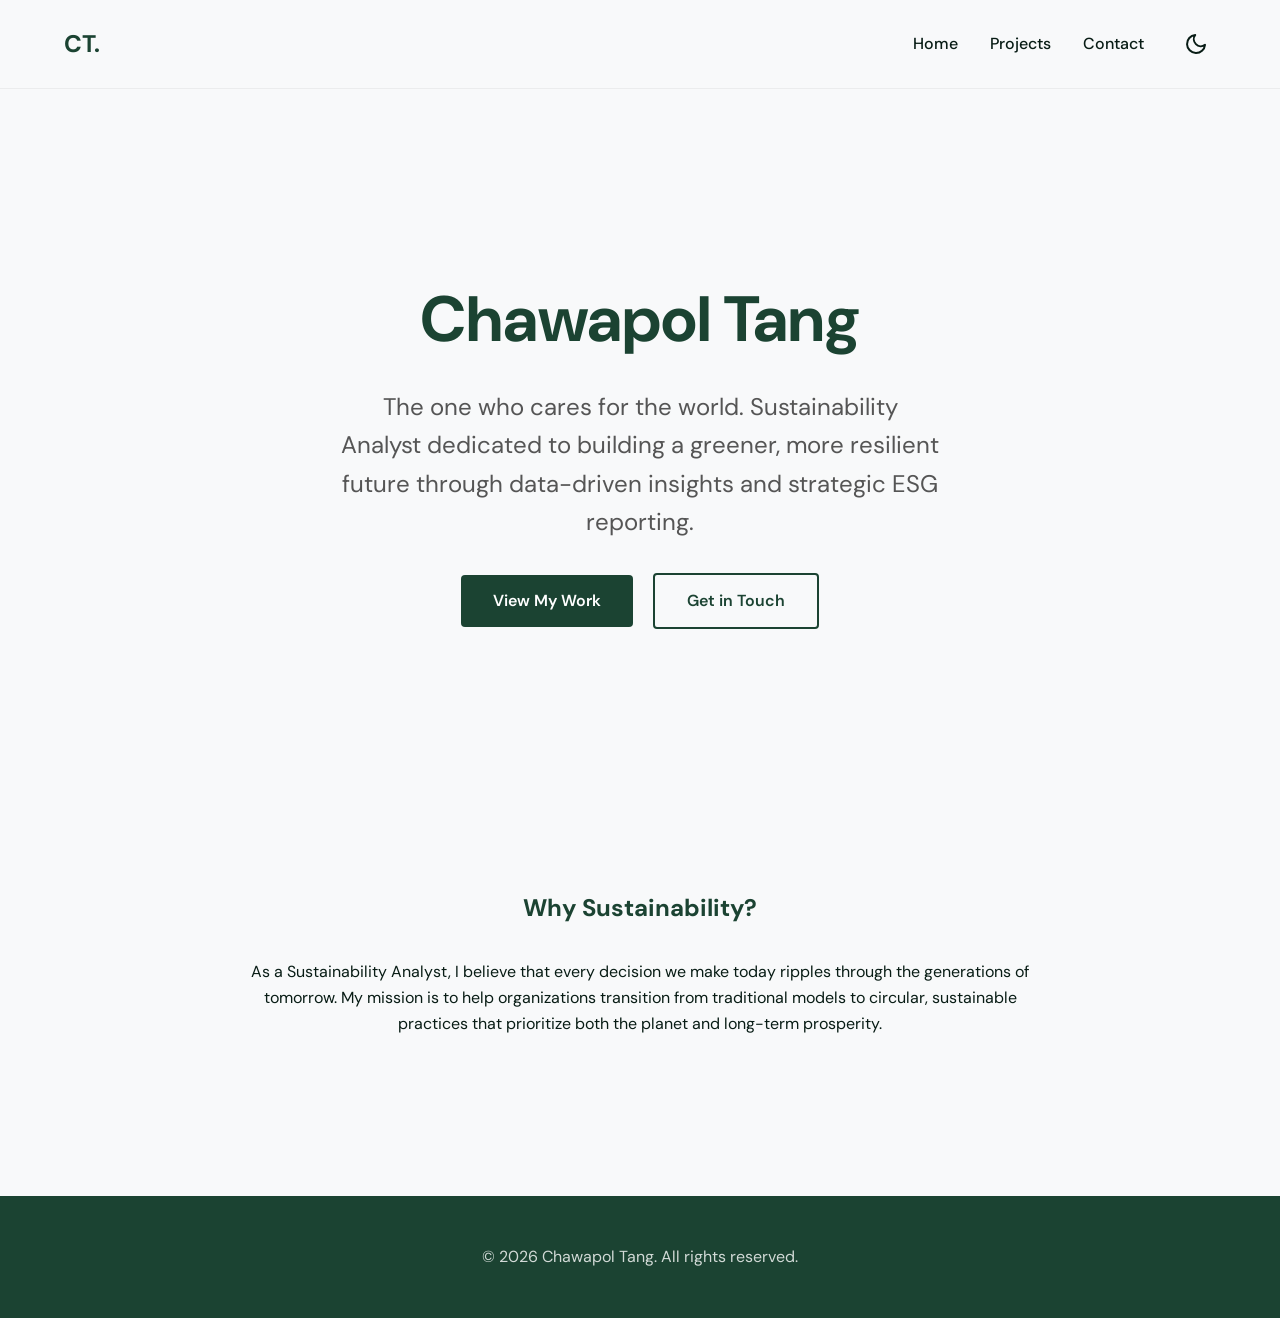
<file: index.html>
<!DOCTYPE html>
<html lang="en">
<head>
    <meta charset="UTF-8">
    <meta name="viewport" content="width=device-width, initial-scale=1.0">
    <title>Chawapol Tang | Sustainability Analyst</title>
    <link rel="stylesheet" href="css/style.css">
</head>
<body>
    <nav>
        <a href="index.html" class="logo">CT.</a>
        <div class="nav-right">
            <ul class="nav-links">
                <li><a href="index.html">Home</a></li>
                <li><a href="projects.html">Projects</a></li>
                <li><a href="contact.html">Contact</a></li>
            </ul>
            <button class="theme-toggle-btn" id="theme-toggle" aria-label="Toggle dark mode">
                <svg class="sun-icon" xmlns="http://www.w3.org/2000/svg" width="24" height="24" viewBox="0 0 24 24" fill="none" stroke="currentColor" stroke-width="2" stroke-linecap="round" stroke-linejoin="round"><circle cx="12" cy="12" r="5"></circle><line x1="12" y1="1" x2="12" y2="3"></line><line x1="12" y1="21" x2="12" y2="23"></line><line x1="4.22" y1="4.22" x2="5.64" y2="5.64"></line><line x1="18.36" y1="18.36" x2="19.78" y2="19.78"></line><line x1="1" y1="12" x2="3" y2="12"></line><line x1="21" y1="12" x2="23" y2="12"></line><line x1="4.22" y1="19.78" x2="5.64" y2="18.36"></line><line x1="18.36" y1="5.64" x2="19.78" y2="4.22"></line></svg>
                <svg class="moon-icon" xmlns="http://www.w3.org/2000/svg" width="24" height="24" viewBox="0 0 24 24" fill="none" stroke="currentColor" stroke-width="2" stroke-linecap="round" stroke-linejoin="round"><path d="M21 12.79A9 9 0 1 1 11.21 3 7 7 0 0 0 21 12.79z"></path></svg>
            </button>
        </div>
    </nav>

    <main class="container">
        <section class="hero">
            <h1>Chawapol Tang</h1>
            <p>The one who cares for the world. Sustainability Analyst dedicated to building a greener, more resilient future through data-driven insights and strategic ESG reporting.</p>
            <div class="hero-btns">
                <a href="projects.html" class="btn">View My Work</a>
                <a href="contact.html" class="btn" style="background: transparent; color: var(--primary-green); border: 2px solid var(--primary-green); margin-left: 1rem;">Get in Touch</a>
            </div>
        </section>

        <section class="about">
            <h2 style="color: var(--primary-green); text-align: center; margin-bottom: 2rem;">Why Sustainability?</h2>
            <p style="text-align: center; max-width: 800px; margin: 0 auto;">
                As a Sustainability Analyst, I believe that every decision we make today ripples through the generations of tomorrow. My mission is to help organizations transition from traditional models to circular, sustainable practices that prioritize both the planet and long-term prosperity.
            </p>
        </section>
    </main>

    <footer>
        <p>&copy; 2026 Chawapol Tang. All rights reserved.</p>
    </footer>

    <script src="js/main.js"></script>
</body>
</html>
</file>
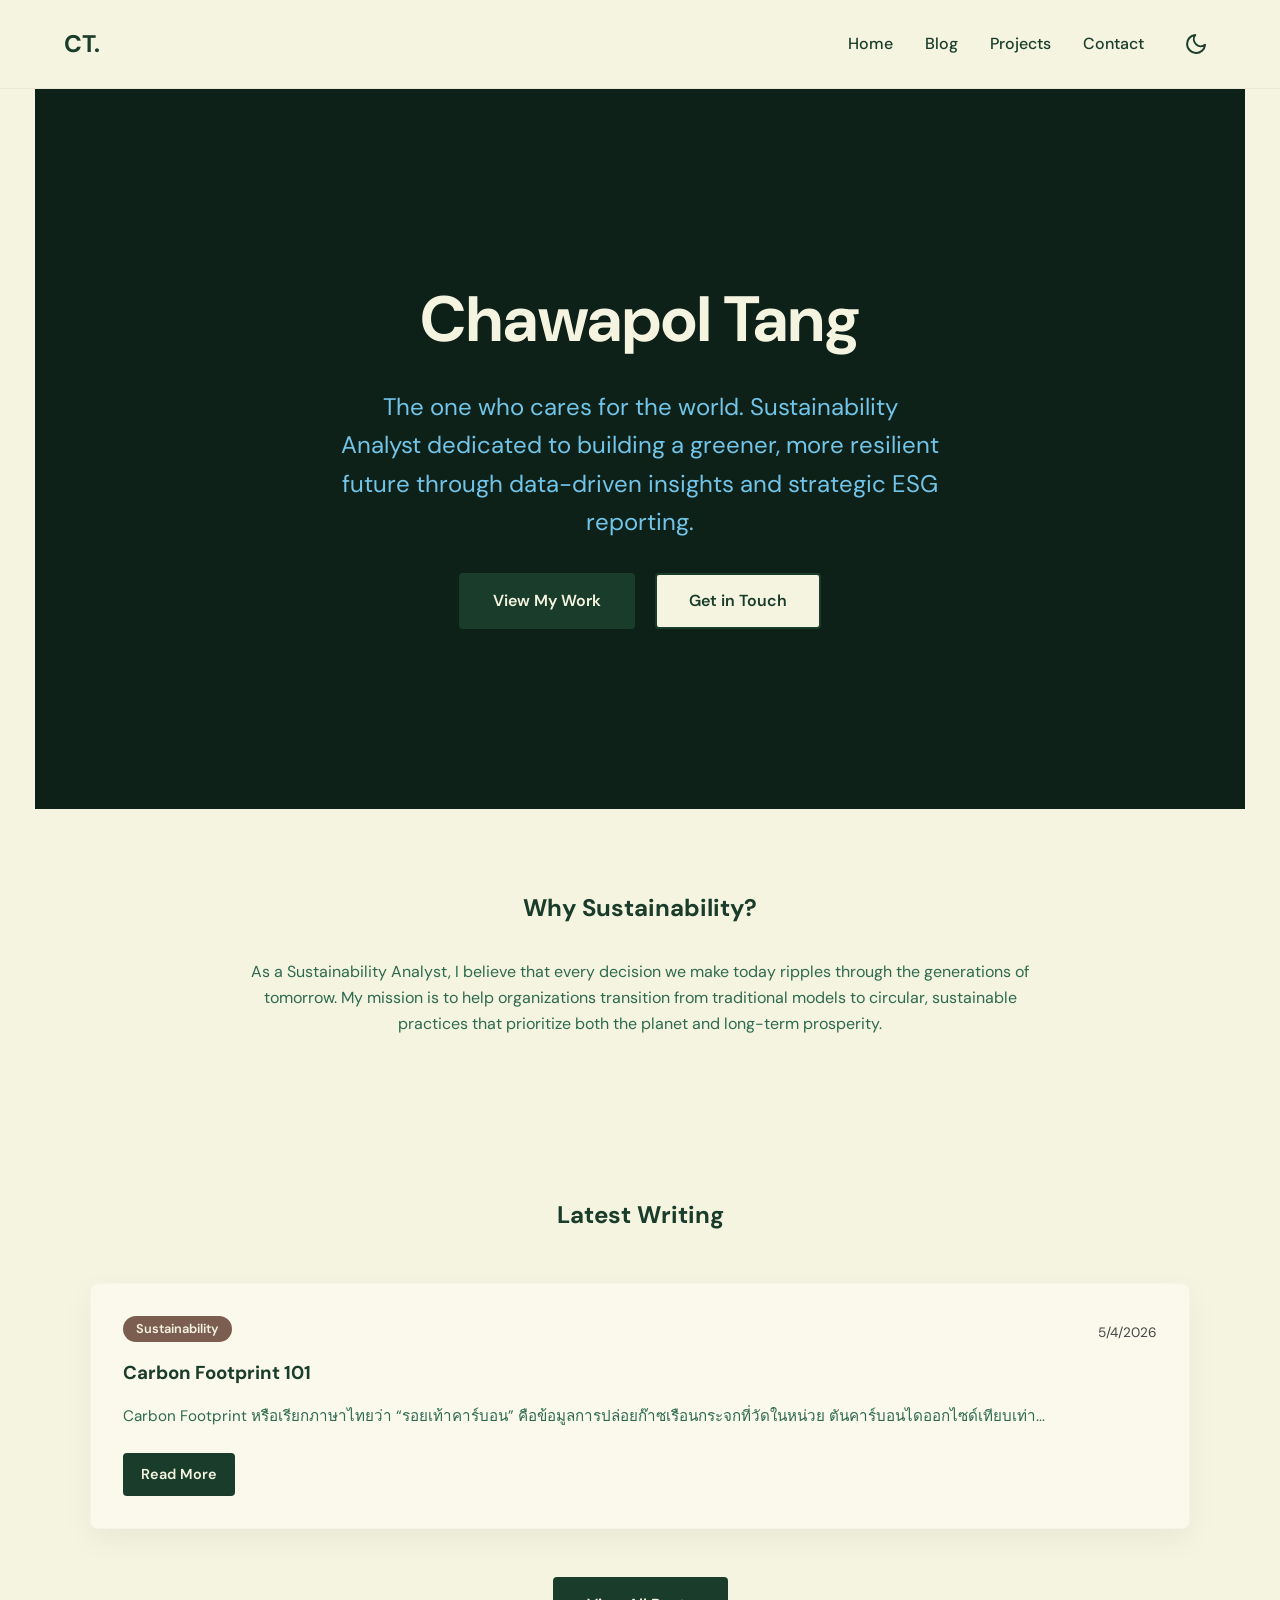
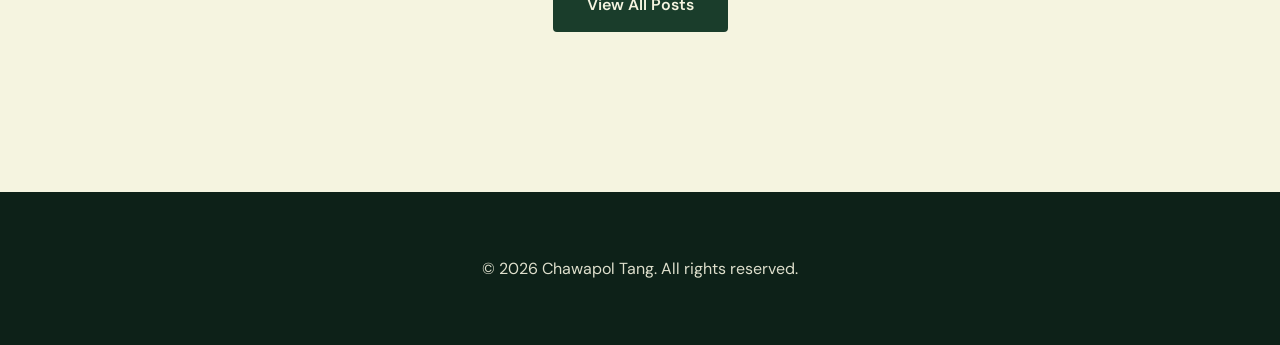
<file: docs/index.html>
<!DOCTYPE html>
<html lang="en">
<head>
    <meta charset="UTF-8">
    <meta name="viewport" content="width=device-width, initial-scale=1.0">
    <title>Chawapol Tang | Sustainability Analyst</title>
    <link rel="stylesheet" href="css/style.css">
</head>
<body>
    <nav>
        <a href="index.html" class="logo">CT.</a>
        <div class="nav-right">
            <ul class="nav-links">
                <li><a href="index.html">Home</a></li>
                <li><a href="blog.html">Blog</a></li>
                <li><a href="projects.html">Projects</a></li>
                <li><a href="contact.html">Contact</a></li>
            </ul>
            <button class="theme-toggle-btn" id="theme-toggle" aria-label="Toggle dark mode">
                <svg class="sun-icon" xmlns="http://www.w3.org/2000/svg" width="24" height="24" viewBox="0 0 24 24" fill="none" stroke="currentColor" stroke-width="2" stroke-linecap="round" stroke-linejoin="round"><circle cx="12" cy="12" r="5"></circle><line x1="12" y1="1" x2="12" y2="3"></line><line x1="12" y1="21" x2="12" y2="23"></line><line x1="4.22" y1="4.22" x2="5.64" y2="5.64"></line><line x1="18.36" y1="18.36" x2="19.78" y2="19.78"></line><line x1="1" y1="12" x2="3" y2="12"></line><line x1="21" y1="12" x2="23" y2="12"></line><line x1="4.22" y1="19.78" x2="5.64" y2="18.36"></line><line x1="18.36" y1="5.64" x2="19.78" y2="4.22"></line></svg>
                <svg class="moon-icon" xmlns="http://www.w3.org/2000/svg" width="24" height="24" viewBox="0 0 24 24" fill="none" stroke="currentColor" stroke-width="2" stroke-linecap="round" stroke-linejoin="round"><path d="M21 12.79A9 9 0 1 1 11.21 3 7 7 0 0 0 21 12.79z"></path></svg>
            </button>
        </div>
    </nav>

    <main class="container">
        <section class="hero">
            <h1>Chawapol Tang</h1>
            <p>The one who cares for the world. Sustainability Analyst dedicated to building a greener, more resilient future through data-driven insights and strategic ESG reporting.</p>
            <div class="hero-btns">
                <a href="projects.html" class="btn">View My Work</a>
                <a href="contact.html" class="btn btn-ghost" style="margin-left: 1rem;">Get in Touch</a>
            </div>
        </section>

        <section class="about">
            <h2 style="color: var(--primary-green); text-align: center; margin-bottom: 2rem;">Why Sustainability?</h2>
            <p style="text-align: center; max-width: 800px; margin: 0 auto;">
                As a Sustainability Analyst, I believe that every decision we make today ripples through the generations of tomorrow. My mission is to help organizations transition from traditional models to circular, sustainable practices that prioritize both the planet and long-term prosperity.
            </p>
        </section>
        <section class="latest-writing">
            <h2 style="color: var(--primary-green); text-align: center; margin-bottom: 2rem;">Latest Writing</h2>
            <div class="grid" id="latest-posts-grid">
                <!-- Posts will be loaded here -->
            </div>
            <div style="text-align: center; margin-top: 3rem;">
                <a href="blog.html" class="btn">View All Posts</a>
            </div>
        </section>
    </main>

    <footer>
        <p>&copy; 2026 Chawapol Tang. All rights reserved.</p>
    </footer>

    <script src="js/main.js"></script>
    <script>
        async function loadLatestPosts() {
            try {
                const response = await fetch('content/posts.json');
                const posts = await response.json();
                const latest = posts.slice(0, 3);
                
                const grid = document.getElementById('latest-posts-grid');
                grid.innerHTML = latest.map(post => `
                    <div class="card">
                        <div style="display: flex; justify-content: space-between; align-items: center; margin-bottom: 0.5rem;">
                            <span class="tag">${post.category}</span>
                            <span style="font-size: 0.85rem; color: var(--text-muted);">${new Date(post.date).toLocaleDateString()}</span>
                        </div>
                        <h3>${post.title}</h3>
                        <p style="color: var(--text-body); font-size: 0.95rem; margin-bottom: 1.5rem;">${post.excerpt}</p>
                        <a href="post.html?p=${post.slug}" class="btn" style="padding: 0.5rem 1rem; font-size: 0.9rem;">Read More</a>
                    </div>
                `).join('');
            } catch (error) {
                console.error('Error loading latest posts:', error);
            }
        }
        window.onload = loadLatestPosts;
    </script>
</body>
</html>
</file>
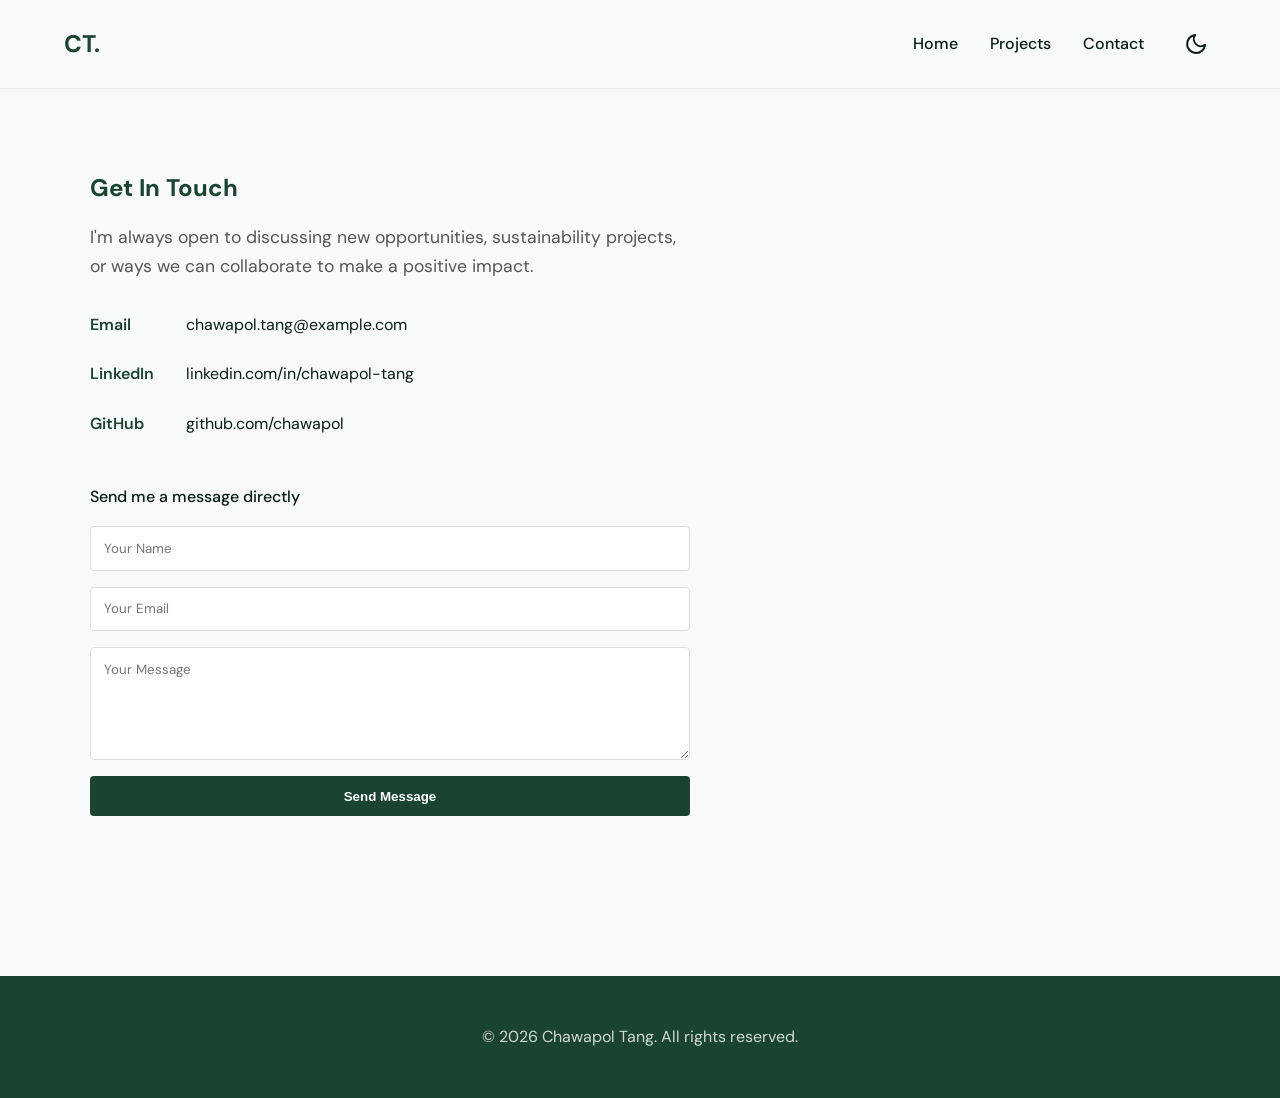
<file: contact.html>
<!DOCTYPE html>
<html lang="en">
<head>
    <meta charset="UTF-8">
    <meta name="viewport" content="width=device-width, initial-scale=1.0">
    <title>Contact | Chawapol Tang</title>
    <link rel="stylesheet" href="css/style.css">
    <style>
        .contact-info {
            display: flex;
            flex-direction: column;
            gap: 1.5rem;
            margin-top: 2rem;
        }
        .contact-item {
            display: flex;
            align-items: center;
            gap: 1rem;
        }
        .contact-item span {
            font-weight: 600;
            color: var(--primary-green);
            width: 80px;
        }
    </style>
</head>
<body>
    <nav>
        <a href="index.html" class="logo">CT.</a>
        <div class="nav-right">
            <ul class="nav-links">
                <li><a href="index.html">Home</a></li>
                <li><a href="projects.html">Projects</a></li>
                <li><a href="contact.html">Contact</a></li>
            </ul>
            <button class="theme-toggle-btn" id="theme-toggle" aria-label="Toggle dark mode">
                <svg class="sun-icon" xmlns="http://www.w3.org/2000/svg" width="24" height="24" viewBox="0 0 24 24" fill="none" stroke="currentColor" stroke-width="2" stroke-linecap="round" stroke-linejoin="round"><circle cx="12" cy="12" r="5"></circle><line x1="12" y1="1" x2="12" y2="3"></line><line x1="12" y1="21" x2="12" y2="23"></line><line x1="4.22" y1="4.22" x2="5.64" y2="5.64"></line><line x1="18.36" y1="18.36" x2="19.78" y2="19.78"></line><line x1="1" y1="12" x2="3" y2="12"></line><line x1="21" y1="12" x2="23" y2="12"></line><line x1="4.22" y1="19.78" x2="5.64" y2="18.36"></line><line x1="18.36" y1="5.64" x2="19.78" y2="4.22"></line></svg>
                <svg class="moon-icon" xmlns="http://www.w3.org/2000/svg" width="24" height="24" viewBox="0 0 24 24" fill="none" stroke="currentColor" stroke-width="2" stroke-linecap="round" stroke-linejoin="round"><path d="M21 12.79A9 9 0 1 1 11.21 3 7 7 0 0 0 21 12.79z"></path></svg>
            </button>
        </div>
    </nav>

    <main class="container">
        <section style="max-width: 600px;">
            <h1 style="color: var(--primary-green); margin-bottom: 1rem;">Get In Touch</h1>
            <p style="color: var(--text-muted); font-size: 1.1rem;">I'm always open to discussing new opportunities, sustainability projects, or ways we can collaborate to make a positive impact.</p>
            
            <div class="contact-info">
                <div class="contact-item">
                    <span>Email</span>
                    <a href="mailto:chawapol.tang@example.com" style="color: var(--text-ink); text-decoration: none;">chawapol.tang@example.com</a>
                </div>
                <div class="contact-item">
                    <span>LinkedIn</span>
                    <a href="https://linkedin.com/in/chawapol-tang" target="_blank" style="color: var(--text-ink); text-decoration: none;">linkedin.com/in/chawapol-tang</a>
                </div>
                <div class="contact-item">
                    <span>GitHub</span>
                    <a href="https://github.com/chawapol" target="_blank" style="color: var(--text-ink); text-decoration: none;">github.com/chawapol</a>
                </div>
            </div>

            <div style="margin-top: 3rem;">
                <p style="font-weight: 500; margin-bottom: 1rem;">Send me a message directly</p>
                <form onsubmit="event.preventDefault(); alert('Message sent! Thank you.');" style="display: flex; flex-direction: column; gap: 1rem;">
                    <input type="text" placeholder="Your Name" style="padding: 0.8rem; border: 1px solid #ddd; border-radius: 4px; font-family: inherit;">
                    <input type="email" placeholder="Your Email" style="padding: 0.8rem; border: 1px solid #ddd; border-radius: 4px; font-family: inherit;">
                    <textarea placeholder="Your Message" rows="5" style="padding: 0.8rem; border: 1px solid #ddd; border-radius: 4px; font-family: inherit;"></textarea>
                    <button type="submit" class="btn">Send Message</button>
                </form>
            </div>
        </section>
    </main>

    <footer>
        <p>&copy; 2026 Chawapol Tang. All rights reserved.</p>
    </footer>

    <script src="js/main.js"></script>
</body>
</html>
</file>
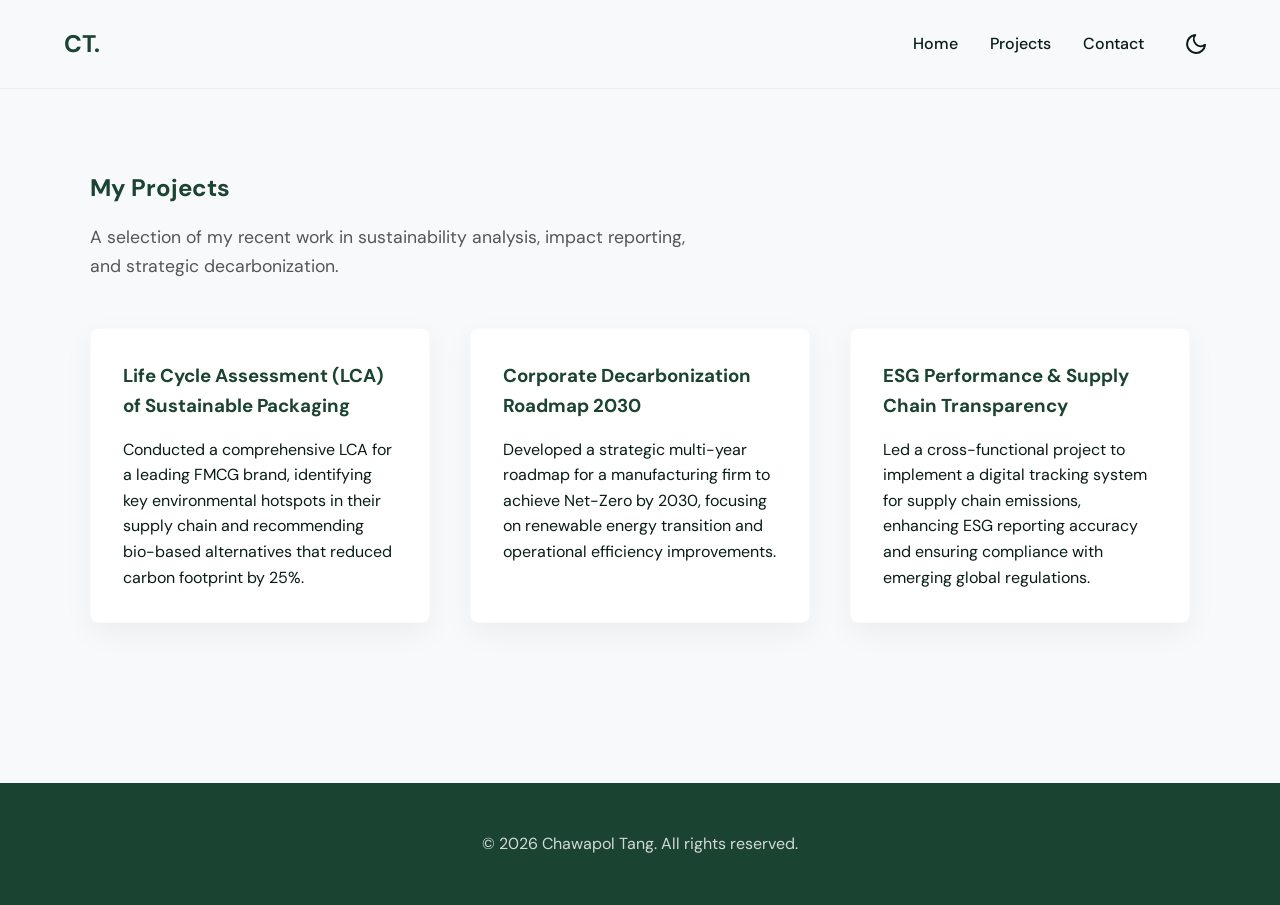
<file: projects.html>
<!DOCTYPE html>
<html lang="en">
<head>
    <meta charset="UTF-8">
    <meta name="viewport" content="width=device-width, initial-scale=1.0">
    <title>Projects | Chawapol Tang</title>
    <link rel="stylesheet" href="css/style.css">
</head>
<body>
    <nav>
        <a href="index.html" class="logo">CT.</a>
        <div class="nav-right">
            <ul class="nav-links">
                <li><a href="index.html">Home</a></li>
                <li><a href="projects.html">Projects</a></li>
                <li><a href="contact.html">Contact</a></li>
            </ul>
            <button class="theme-toggle-btn" id="theme-toggle" aria-label="Toggle dark mode">
                <svg class="sun-icon" xmlns="http://www.w3.org/2000/svg" width="24" height="24" viewBox="0 0 24 24" fill="none" stroke="currentColor" stroke-width="2" stroke-linecap="round" stroke-linejoin="round"><circle cx="12" cy="12" r="5"></circle><line x1="12" y1="1" x2="12" y2="3"></line><line x1="12" y1="21" x2="12" y2="23"></line><line x1="4.22" y1="4.22" x2="5.64" y2="5.64"></line><line x1="18.36" y1="18.36" x2="19.78" y2="19.78"></line><line x1="1" y1="12" x2="3" y2="12"></line><line x1="21" y1="12" x2="23" y2="12"></line><line x1="4.22" y1="19.78" x2="5.64" y2="18.36"></line><line x1="18.36" y1="5.64" x2="19.78" y2="4.22"></line></svg>
                <svg class="moon-icon" xmlns="http://www.w3.org/2000/svg" width="24" height="24" viewBox="0 0 24 24" fill="none" stroke="currentColor" stroke-width="2" stroke-linecap="round" stroke-linejoin="round"><path d="M21 12.79A9 9 0 1 1 11.21 3 7 7 0 0 0 21 12.79z"></path></svg>
            </button>
        </div>
    </nav>

    <main class="container">
        <section>
            <h1 style="color: var(--primary-green); margin-bottom: 1rem;">My Projects</h1>
            <p style="color: var(--text-muted); font-size: 1.1rem; max-width: 600px;">A selection of my recent work in sustainability analysis, impact reporting, and strategic decarbonization.</p>
            
            <div class="grid">
                <div class="card">
                    <h3>Life Cycle Assessment (LCA) of Sustainable Packaging</h3>
                    <p>Conducted a comprehensive LCA for a leading FMCG brand, identifying key environmental hotspots in their supply chain and recommending bio-based alternatives that reduced carbon footprint by 25%.</p>
                </div>
                
                <div class="card">
                    <h3>Corporate Decarbonization Roadmap 2030</h3>
                    <p>Developed a strategic multi-year roadmap for a manufacturing firm to achieve Net-Zero by 2030, focusing on renewable energy transition and operational efficiency improvements.</p>
                </div>
                
                <div class="card">
                    <h3>ESG Performance & Supply Chain Transparency</h3>
                    <p>Led a cross-functional project to implement a digital tracking system for supply chain emissions, enhancing ESG reporting accuracy and ensuring compliance with emerging global regulations.</p>
                </div>
            </div>
        </section>
    </main>

    <footer>
        <p>&copy; 2026 Chawapol Tang. All rights reserved.</p>
    </footer>

    <script src="js/main.js"></script>
</body>
</html>
</file>
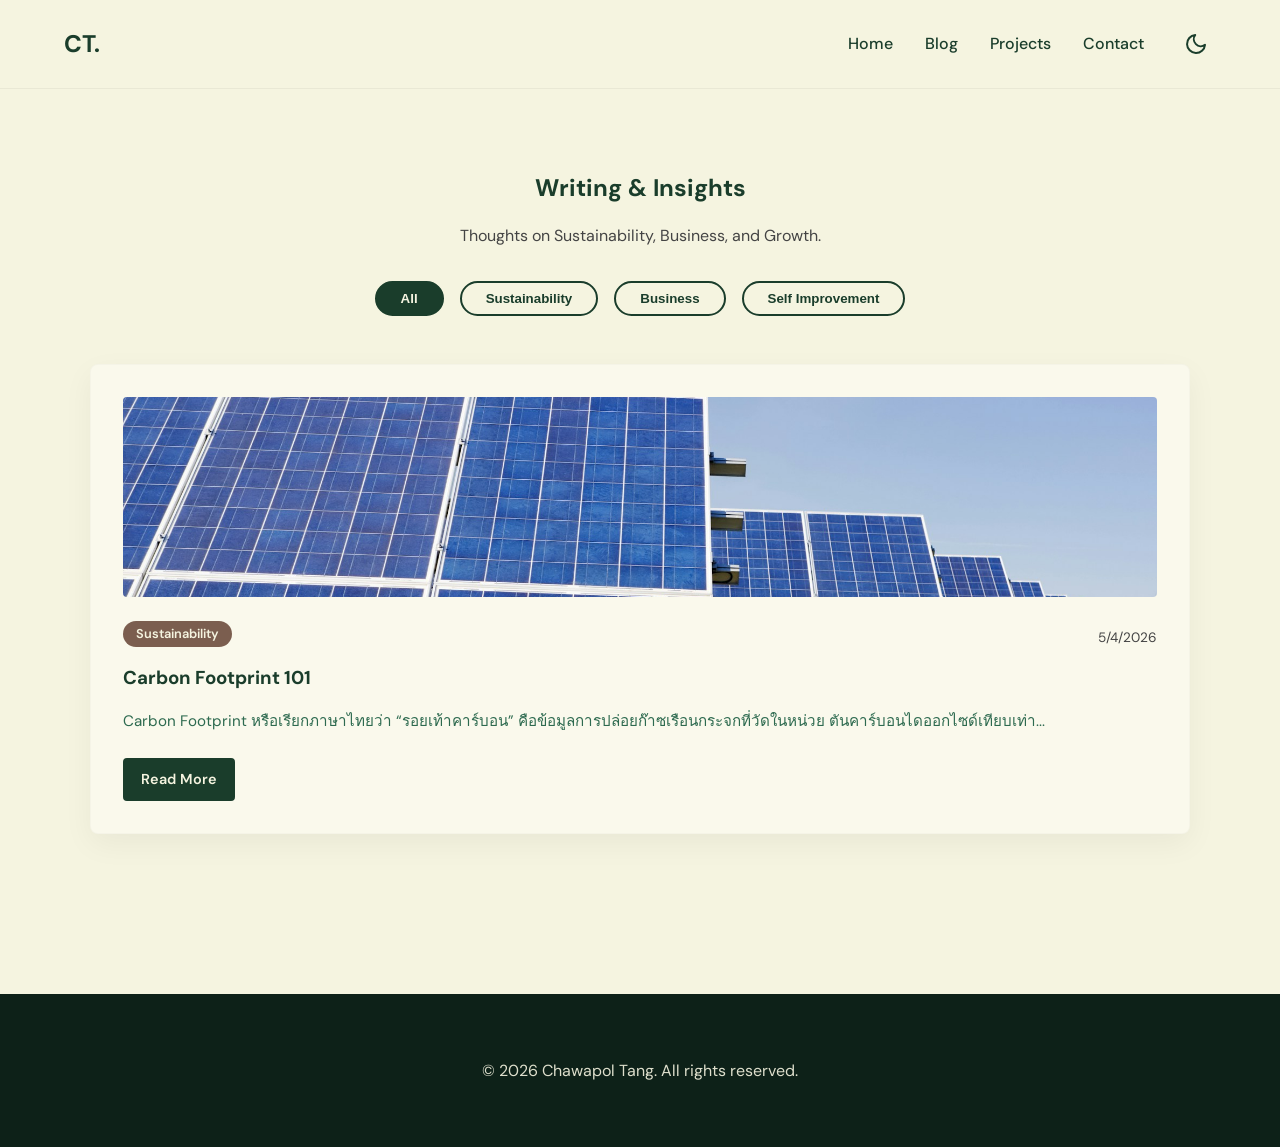
<file: docs/blog.html>
<!DOCTYPE html>
<html lang="en">
<head>
    <meta charset="UTF-8">
    <meta name="viewport" content="width=device-width, initial-scale=1.0">
    <title>Blog | Chawapol Tang</title>
    <link rel="stylesheet" href="css/style.css">
    <style>
        .filter-container {
            display: flex;
            justify-content: center;
            gap: 1rem;
            margin: 2rem 0 3rem;
            flex-wrap: wrap;
        }
        .filter-btn {
            padding: 0.5rem 1.5rem;
            border: 2px solid var(--primary-green);
            background: transparent;
            color: var(--primary-green);
            border-radius: 20px;
            cursor: pointer;
            font-weight: 600;
            transition: var(--transition);
        }
        .filter-btn.active, .filter-btn:hover {
            background: var(--primary-green);
            color: var(--bg-cream);
        }
        .blog-card-img {
            width: 100%;
            height: 200px;
            object-fit: cover;
            border-radius: 4px;
            margin-bottom: 1rem;
        }
        .blog-card-meta {
            display: flex;
            justify-content: space-between;
            align-items: center;
            margin-bottom: 0.5rem;
        }
        .blog-card-date {
            font-size: 0.85rem;
            color: var(--text-muted);
        }
        .blog-card-excerpt {
            color: var(--text-body);
            font-size: 0.95rem;
            margin-bottom: 1.5rem;
            display: -webkit-box;
            -webkit-line-clamp: 3;
            -webkit-box-orient: vertical;
            overflow: hidden;
        }
    </style>
</head>
<body>
    <nav>
        <a href="index.html" class="logo">CT.</a>
        <div class="nav-right">
            <ul class="nav-links">
                <li><a href="index.html">Home</a></li>
                <li><a href="blog.html" class="active">Blog</a></li>
                <li><a href="projects.html">Projects</a></li>
                <li><a href="contact.html">Contact</a></li>
            </ul>
            <button class="theme-toggle-btn" id="theme-toggle" aria-label="Toggle dark mode">
                <svg class="sun-icon" xmlns="http://www.w3.org/2000/svg" width="24" height="24" viewBox="0 0 24 24" fill="none" stroke="currentColor" stroke-width="2" stroke-linecap="round" stroke-linejoin="round"><circle cx="12" cy="12" r="5"></circle><line x1="12" y1="1" x2="12" y2="3"></line><line x1="12" y1="21" x2="12" y2="23"></line><line x1="4.22" y1="4.22" x2="5.64" y2="5.64"></line><line x1="18.36" y1="18.36" x2="19.78" y2="19.78"></line><line x1="1" y1="12" x2="3" y2="12"></line><line x1="21" y1="12" x2="23" y2="12"></line><line x1="4.22" y1="19.78" x2="5.64" y2="18.36"></line><line x1="18.36" y1="5.64" x2="19.78" y2="4.22"></line></svg>
                <svg class="moon-icon" xmlns="http://www.w3.org/2000/svg" width="24" height="24" viewBox="0 0 24 24" fill="none" stroke="currentColor" stroke-width="2" stroke-linecap="round" stroke-linejoin="round"><path d="M21 12.79A9 9 0 1 1 11.21 3 7 7 0 0 0 21 12.79z"></path></svg>
            </button>
        </div>
    </nav>

    <main class="container">
        <section>
            <h1 style="text-align: center;">Writing & Insights</h1>
            <p style="text-align: center; color: var(--text-muted); margin-top: 1rem;">Thoughts on Sustainability, Business, and Growth.</p>

            <div class="filter-container">
                <button class="filter-btn active" onclick="filterBlog('All')">All</button>
                <button class="filter-btn" onclick="filterBlog('Sustainability')">Sustainability</button>
                <button class="filter-btn" onclick="filterBlog('Business')">Business</button>
                <button class="filter-btn" onclick="filterBlog('Self Improvement')">Self Improvement</button>
            </div>

            <div class="grid" id="blog-grid">
                <!-- Posts will be loaded here -->
            </div>
        </section>
    </main>

    <footer>
        <p>&copy; 2026 Chawapol Tang. All rights reserved.</p>
    </footer>

    <script src="js/main.js"></script>
    <script>
        let allPosts = [];

        async function loadBlog() {
            try {
                const response = await fetch('content/posts.json');
                allPosts = await response.json();
                renderPosts(allPosts);
            } catch (error) {
                console.error('Error loading blog posts:', error);
            }
        }

        function renderPosts(posts) {
            const grid = document.getElementById('blog-grid');
            grid.innerHTML = posts.map(post => `
                <div class="card">
                    <img src="${post.thumbnail}" alt="${post.title}" class="blog-card-img">
                    <div class="blog-card-meta">
                        <span class="tag">${post.category}</span>
                        <span class="blog-card-date">${new Date(post.date).toLocaleDateString()}</span>
                    </div>
                    <h3>${post.title}</h3>
                    <p class="blog-card-excerpt">${post.excerpt}</p>
                    <a href="post.html?p=${post.slug}" class="btn" style="padding: 0.5rem 1rem; font-size: 0.9rem;">Read More</a>
                </div>
            `).join('');
        }

        function filterBlog(category) {
            // Update active button
            document.querySelectorAll('.filter-btn').forEach(btn => {
                btn.classList.toggle('active', btn.innerText === category);
            });

            if (category === 'All') {
                renderPosts(allPosts);
            } else {
                const filtered = allPosts.filter(post => post.category === category);
                renderPosts(filtered);
            }
        }

        window.onload = loadBlog;
    </script>
</body>
</html>
</file>
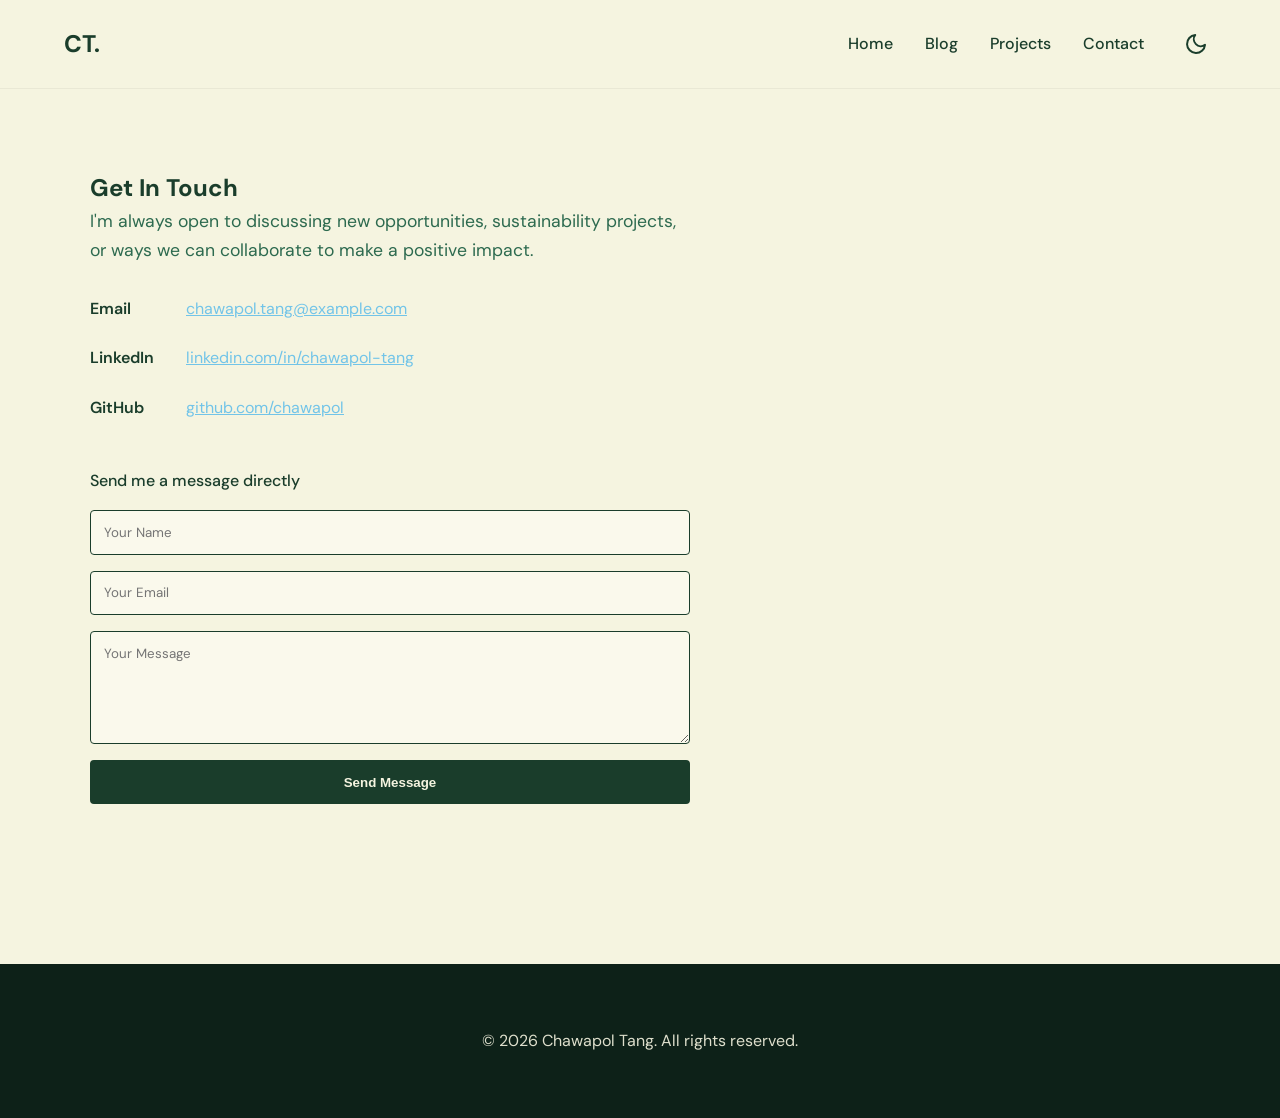
<file: docs/contact.html>
<!DOCTYPE html>
<html lang="en">
<head>
    <meta charset="UTF-8">
    <meta name="viewport" content="width=device-width, initial-scale=1.0">
    <title>Contact | Chawapol Tang</title>
    <link rel="stylesheet" href="css/style.css">
    <style>
        .contact-info {
            display: flex;
            flex-direction: column;
            gap: 1.5rem;
            margin-top: 2rem;
        }
        .contact-item {
            display: flex;
            align-items: center;
            gap: 1rem;
        }
        .contact-item span {
            font-weight: 600;
            color: var(--primary-green);
            width: 80px;
        }
    </style>
</head>
<body>
    <nav>
        <a href="index.html" class="logo">CT.</a>
        <div class="nav-right">
            <ul class="nav-links">
                <li><a href="index.html">Home</a></li>
                <li><a href="blog.html">Blog</a></li>
                <li><a href="projects.html">Projects</a></li>
                <li><a href="contact.html">Contact</a></li>
            </ul>
            <button class="theme-toggle-btn" id="theme-toggle" aria-label="Toggle dark mode">
                <svg class="sun-icon" xmlns="http://www.w3.org/2000/svg" width="24" height="24" viewBox="0 0 24 24" fill="none" stroke="currentColor" stroke-width="2" stroke-linecap="round" stroke-linejoin="round"><circle cx="12" cy="12" r="5"></circle><line x1="12" y1="1" x2="12" y2="3"></line><line x1="12" y1="21" x2="12" y2="23"></line><line x1="4.22" y1="4.22" x2="5.64" y2="5.64"></line><line x1="18.36" y1="18.36" x2="19.78" y2="19.78"></line><line x1="1" y1="12" x2="3" y2="12"></line><line x1="21" y1="12" x2="23" y2="12"></line><line x1="4.22" y1="19.78" x2="5.64" y2="18.36"></line><line x1="18.36" y1="5.64" x2="19.78" y2="4.22"></line></svg>
                <svg class="moon-icon" xmlns="http://www.w3.org/2000/svg" width="24" height="24" viewBox="0 0 24 24" fill="none" stroke="currentColor" stroke-width="2" stroke-linecap="round" stroke-linejoin="round"><path d="M21 12.79A9 9 0 1 1 11.21 3 7 7 0 0 0 21 12.79z"></path></svg>
            </button>
        </div>
    </nav>

    <main class="container">
        <section style="max-width: 600px;">
            <h1>Get In Touch</h1>
            <p style="font-size: 1.1rem; margin-bottom: 2rem;">I'm always open to discussing new opportunities, sustainability projects, or ways we can collaborate to make a positive impact.</p>
            
            <div class="contact-info">
                <div class="contact-item">
                    <span>Email</span>
                    <a href="mailto:chawapol.tang@example.com">chawapol.tang@example.com</a>
                </div>
                <div class="contact-item">
                    <span>LinkedIn</span>
                    <a href="https://linkedin.com/in/chawapol-tang" target="_blank">linkedin.com/in/chawapol-tang</a>
                </div>
                <div class="contact-item">
                    <span>GitHub</span>
                    <a href="https://github.com/chawapol" target="_blank">github.com/chawapol</a>
                </div>
            </div>

            <div style="margin-top: 3rem;">
                <p style="font-weight: 500; margin-bottom: 1rem; color: var(--primary-green);">Send me a message directly</p>
                <form onsubmit="event.preventDefault(); alert('Message sent! Thank you.');" style="display: flex; flex-direction: column; gap: 1rem;">
                    <input type="text" placeholder="Your Name" style="padding: 0.8rem; border: 1px solid var(--primary-green); border-radius: 4px; font-family: inherit; background: var(--white); color: var(--text-body);">
                    <input type="email" placeholder="Your Email" style="padding: 0.8rem; border: 1px solid var(--primary-green); border-radius: 4px; font-family: inherit; background: var(--white); color: var(--text-body);">
                    <textarea placeholder="Your Message" rows="5" style="padding: 0.8rem; border: 1px solid var(--primary-green); border-radius: 4px; font-family: inherit; background: var(--white); color: var(--text-body);"></textarea>
                    <button type="submit" class="btn">Send Message</button>
                </form>
            </div>
        </section>
    </main>

    <footer>
        <p>&copy; 2026 Chawapol Tang. All rights reserved.</p>
    </footer>

    <script src="js/main.js"></script>
</body>
</html>
</file>
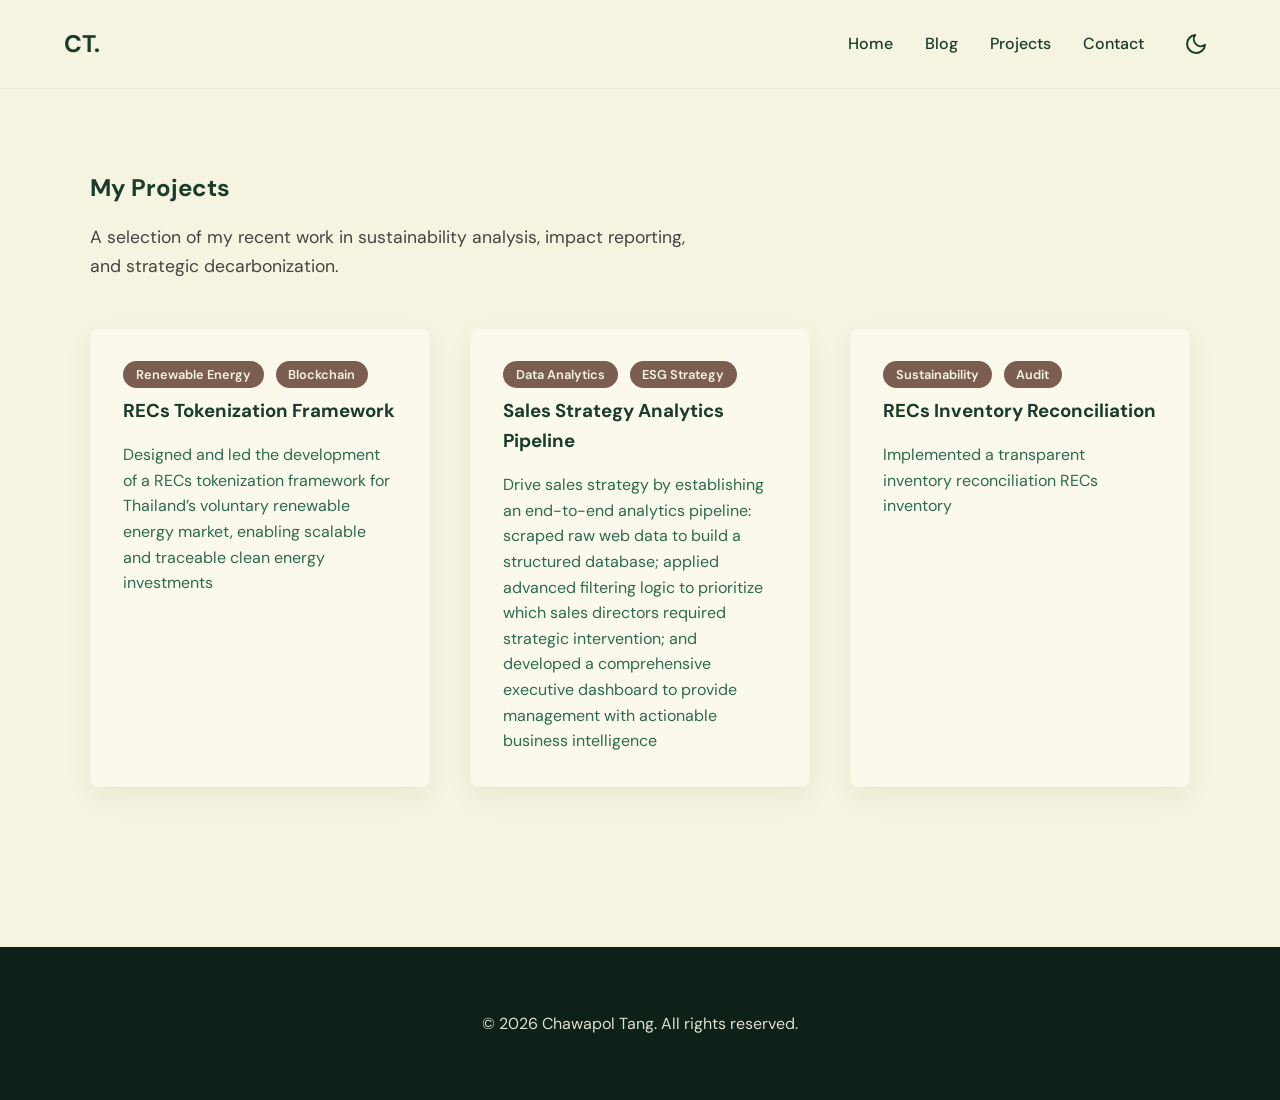
<file: docs/projects.html>
<!DOCTYPE html>
<html lang="en">
<head>
    <meta charset="UTF-8">
    <meta name="viewport" content="width=device-width, initial-scale=1.0">
    <title>Projects | Chawapol Tang</title>
    <link rel="stylesheet" href="css/style.css">
</head>
<body>
    <nav>
        <a href="index.html" class="logo">CT.</a>
        <div class="nav-right">
            <ul class="nav-links">
                <li><a href="index.html">Home</a></li>
                <li><a href="blog.html">Blog</a></li>
                <li><a href="projects.html">Projects</a></li>
                <li><a href="contact.html">Contact</a></li>
            </ul>
            <button class="theme-toggle-btn" id="theme-toggle" aria-label="Toggle dark mode">
                <svg class="sun-icon" xmlns="http://www.w3.org/2000/svg" width="24" height="24" viewBox="0 0 24 24" fill="none" stroke="currentColor" stroke-width="2" stroke-linecap="round" stroke-linejoin="round"><circle cx="12" cy="12" r="5"></circle><line x1="12" y1="1" x2="12" y2="3"></line><line x1="12" y1="21" x2="12" y2="23"></line><line x1="4.22" y1="4.22" x2="5.64" y2="5.64"></line><line x1="18.36" y1="18.36" x2="19.78" y2="19.78"></line><line x1="1" y1="12" x2="3" y2="12"></line><line x1="21" y1="12" x2="23" y2="12"></line><line x1="4.22" y1="19.78" x2="5.64" y2="18.36"></line><line x1="18.36" y1="5.64" x2="19.78" y2="4.22"></line></svg>
                <svg class="moon-icon" xmlns="http://www.w3.org/2000/svg" width="24" height="24" viewBox="0 0 24 24" fill="none" stroke="currentColor" stroke-width="2" stroke-linecap="round" stroke-linejoin="round"><path d="M21 12.79A9 9 0 1 1 11.21 3 7 7 0 0 0 21 12.79z"></path></svg>
            </button>
        </div>
    </nav>

    <main class="container">
        <section>
            <h1 style="color: var(--primary-green); margin-bottom: 1rem;">My Projects</h1>
            <p style="color: var(--text-muted); font-size: 1.1rem; max-width: 600px;">A selection of my recent work in sustainability analysis, impact reporting, and strategic decarbonization.</p>
            
            <div class="grid">
                <div class="card">
                    <span class="tag">Renewable Energy</span>
                    <span class="tag">Blockchain</span>
                    <h3>RECs Tokenization Framework</h3>
                    <p>Designed and led the development of a RECs tokenization framework for Thailand’s voluntary renewable energy market, enabling scalable and traceable clean energy investments</p>
                </div>
                
                <div class="card">
                    <span class="tag">Data Analytics</span>
                    <span class="tag">ESG Strategy</span>
                    <h3>Sales Strategy Analytics Pipeline</h3>
                    <p>Drive sales strategy by establishing an end-to-end analytics pipeline: scraped raw web data to build a structured database; applied advanced filtering logic to prioritize which sales directors required strategic intervention; and developed a comprehensive executive dashboard to provide management with actionable business intelligence</p>
                </div>
                
                <div class="card">
                    <span class="tag">Sustainability</span>
                    <span class="tag">Audit</span>
                    <h3>RECs Inventory Reconciliation</h3>
                    <p>Implemented a transparent inventory reconciliation RECs inventory</p>
                </div>
            </div>
        </section>
    </main>

    <footer>
        <p>&copy; 2026 Chawapol Tang. All rights reserved.</p>
    </footer>

    <script src="js/main.js"></script>
</body>
</html>
</file>
<file: css/style.css>
@import url('https://fonts.googleapis.com/css2?family=DM+Sans:ital,opsz,wght@0,9..40,100..1000;1,9..40,100..1000&display=swap');

:root {
    --bg-white: #F8F9FA;
    --primary-green: #1B4332;
    --secondary-green: #344E41;
    --text-ink: #081C15;
    --text-muted: #555;
    --white: #ffffff;
    --font-main: 'DM Sans', sans-serif;
    --transition: all 0.3s ease;
}

[data-theme="dark"] {
    --bg-white: #081C15;
    --primary-green: #2D6A4F;
    --secondary-green: #40916C;
    --text-ink: #F8F9FA;
    --text-muted: #A3B18A;
    --white: #1B4332;
}

* {
    margin: 0;
    padding: 0;
    box-sizing: border-box;
}

body {
    font-family: var(--font-main);
    background-color: var(--bg-white);
    color: var(--text-ink);
    line-height: 1.6;
    overflow-x: hidden;
    transition: background-color 0.3s ease, color 0.3s ease;
}

/* Navigation */
nav {
    display: flex;
    justify-content: space-between;
    align-items: center;
    padding: 1.5rem 5%;
    background: var(--bg-white);
    position: sticky;
    top: 0;
    z-index: 1000;
    border-bottom: 1px solid rgba(0,0,0,0.05);
    transition: background-color 0.3s ease;
}

.nav-right {
    display: flex;
    align-items: center;
    gap: 2rem;
}

/* Theme Toggle Icon */
.theme-toggle-btn {
    background: none;
    border: none;
    cursor: pointer;
    padding: 0.5rem;
    display: flex;
    align-items: center;
    justify-content: center;
    color: var(--text-ink);
    transition: var(--transition);
    border-radius: 50%;
}

.theme-toggle-btn:hover {
    background-color: rgba(0,0,0,0.05);
}

[data-theme="dark"] .theme-toggle-btn:hover {
    background-color: rgba(255,255,255,0.05);
}

.sun-icon {
    display: none;
}

.moon-icon {
    display: block;
}

[data-theme="dark"] .sun-icon {
    display: block;
}

[data-theme="dark"] .moon-icon {
    display: none;
}

.logo {
    font-size: 1.5rem;
    font-weight: 700;
    color: var(--primary-green);
    text-decoration: none;
}

.nav-links {
    display: flex;
    list-style: none;
    gap: 2rem;
}

.nav-links a {
    text-decoration: none;
    color: var(--text-ink);
    font-weight: 500;
    transition: var(--transition);
}

.nav-links a:hover {
    color: var(--primary-green);
}

/* Container */
.container {
    width: 90%;
    max-width: 1100px;
    margin: 0 auto;
}

/* Sections */
section {
    padding: 5rem 0;
}

/* Buttons */
.btn {
    display: inline-block;
    padding: 0.8rem 2rem;
    background-color: var(--primary-green);
    color: var(--white);
    text-decoration: none;
    border-radius: 4px;
    font-weight: 600;
    transition: var(--transition);
    border: none;
    cursor: pointer;
}

.btn:hover {
    background-color: var(--secondary-green);
    transform: translateY(-2px);
    box-shadow: 0 4px 15px rgba(27, 67, 50, 0.2);
}

/* Hero Section */
.hero {
    height: 80vh;
    display: flex;
    flex-direction: column;
    justify-content: center;
    align-items: center;
    text-align: center;
}

.hero h1 {
    font-size: 4rem;
    margin-bottom: 1rem;
    color: var(--primary-green);
}

.hero p {
    font-size: 1.5rem;
    color: var(--text-muted);
    margin-bottom: 2rem;
    max-width: 600px;
}

/* Grid Layout */
.grid {
    display: grid;
    grid-template-columns: repeat(auto-fit, minmax(300px, 1fr));
    gap: 2.5rem;
    margin-top: 3rem;
}

.card {
    background: var(--white);
    padding: 2rem;
    border-radius: 8px;
    box-shadow: 0 10px 30px rgba(0,0,0,0.05);
    transition: var(--transition);
    border: 1px solid rgba(0,0,0,0.02);
}

.card:hover {
    transform: translateY(-5px);
    box-shadow: 0 15px 40px rgba(0,0,0,0.08);
}

.card h3 {
    color: var(--primary-green);
    margin-bottom: 1rem;
}

/* Footer */
footer {
    padding: 3rem 0;
    text-align: center;
    background: var(--primary-green);
    color: var(--white);
    margin-top: 5rem;
}

footer p {
    opacity: 0.8;
}

/* Mobile Nav Toggle */
.nav-toggle {
    display: none;
}

@media (max-width: 768px) {
    .nav-links {
        display: none;
    }
    
    .hero h1 {
        font-size: 2.5rem;
    }
}
</file>
<file: docs/css/style.css>
@import url('https://fonts.googleapis.com/css2?family=DM+Sans:ital,opsz,wght@0,9..40,100..1000;1,9..40,100..1000&display=swap');

:root {
    --bg-cream: #F5F4E0;
    --bg-ivory: #FAF9EC;
    --deep-forest: #1A3D2B;
    --forest-night: #0D2118;
    --text-body: #2D6A4F;
    --text-muted: #444;
    --sky-blue: #72C4E8;
    --earth-brown: #7B5E4F;
    --sand: #C8956A;
    --cream: #F5F4E0;

    --bg-white: var(--bg-cream);
    --primary-green: var(--deep-forest);
    --secondary-green: var(--forest-night);
    --text-ink: var(--deep-forest);
    --white: var(--bg-ivory);
    --font-main: 'DM Sans', sans-serif;
    --transition: all 0.3s ease;
}

[data-theme="dark"] {
    --bg-white: #0D2118;
    --primary-green: #72C4E8;
    --secondary-green: #C8956A;
    --text-ink: #F5F4E0;
    --text-muted: #A3B18A;
    --white: #1A3D2B;
}

* {
    margin: 0;
    padding: 0;
    box-sizing: border-box;
}

body {
    font-family: var(--font-main);
    background-color: var(--bg-white);
    color: var(--text-body);
    line-height: 1.6;
    overflow-x: hidden;
    transition: background-color 0.3s ease, color 0.3s ease;
}

/* Navigation */
nav {
    display: flex;
    justify-content: space-between;
    align-items: center;
    padding: 1.5rem 5%;
    background: var(--bg-white);
    position: sticky;
    top: 0;
    z-index: 1000;
    border-bottom: 1px solid rgba(0,0,0,0.05);
    transition: background-color 0.3s ease;
}

.nav-right {
    display: flex;
    align-items: center;
    gap: 2rem;
}

/* Theme Toggle Icon */
.theme-toggle-btn {
    background: none;
    border: none;
    cursor: pointer;
    padding: 0.5rem;
    display: flex;
    align-items: center;
    justify-content: center;
    color: var(--text-ink);
    transition: var(--transition);
    border-radius: 50%;
}

.theme-toggle-btn:hover {
    background-color: rgba(0,0,0,0.05);
}

[data-theme="dark"] .theme-toggle-btn:hover {
    background-color: rgba(255,255,255,0.05);
}

.sun-icon {
    display: none;
}

.moon-icon {
    display: block;
}

[data-theme="dark"] .sun-icon {
    display: block;
}

[data-theme="dark"] .moon-icon {
    display: none;
}

.logo {
    font-size: 1.5rem;
    font-weight: 700;
    color: var(--primary-green);
    text-decoration: none;
}

.nav-links {
    display: flex;
    list-style: none;
    gap: 2rem;
}

.nav-links a {
    text-decoration: none;
    color: var(--text-ink);
    font-weight: 500;
    transition: var(--transition);
}

.nav-links a:hover {
    color: var(--sky-blue);
}

/* Container */
.container {
    width: 90%;
    max-width: 1100px;
    margin: 0 auto;
}

/* Sections */
section {
    padding: 5rem 0;
}

/* Buttons */
.btn {
    display: inline-block;
    padding: 0.8rem 2rem;
    background-color: var(--primary-green);
    color: var(--bg-cream);
    text-decoration: none;
    border-radius: 4px;
    font-weight: 600;
    transition: var(--transition);
    border: 2px solid var(--primary-green);
    cursor: pointer;
}

.btn:hover {
    background-color: var(--sand);
    border-color: var(--sand);
    transform: translateY(-2px);
    box-shadow: 0 4px 15px rgba(200, 149, 106, 0.3);
}

.btn-ghost {
    background-color: var(--bg-cream);
    color: var(--primary-green);
    border: 2px solid var(--primary-green);
}

.btn-ghost:hover {
    background-color: var(--sand);
    color: var(--bg-cream);
    border-color: var(--sand);
}

/* Tags/Badges */
.tag {
    display: inline-block;
    padding: 0.2rem 0.8rem;
    background-color: var(--earth-brown);
    color: var(--bg-cream);
    border-radius: 20px;
    font-size: 0.8rem;
    font-weight: 600;
    margin-right: 0.5rem;
    margin-bottom: 0.5rem;
}

/* Hero Section */
.hero {
    min-height: 80vh;
    display: flex;
    flex-direction: column;
    justify-content: center;
    align-items: center;
    text-align: center;
    background-color: var(--forest-night);
    color: var(--bg-cream);
    margin: 0 -5%;
    padding: 5rem 5%;
}

.hero h1 {
    font-size: 4rem;
    margin-bottom: 1rem;
    color: var(--bg-cream);
}

.hero p {
    font-size: 1.5rem;
    color: var(--sky-blue);
    margin-bottom: 2rem;
    max-width: 600px;
}

/* Grid Layout */
.grid {
    display: grid;
    grid-template-columns: repeat(auto-fit, minmax(300px, 1fr));
    gap: 2.5rem;
    margin-top: 3rem;
}

.card {
    background: var(--white);
    padding: 2rem;
    border-radius: 8px;
    box-shadow: 0 10px 30px rgba(0,0,0,0.05);
    transition: var(--transition);
    border: 1px solid rgba(0,0,0,0.02);
}

.card:hover {
    transform: translateY(-5px);
    box-shadow: 0 15px 40px rgba(0,0,0,0.08);
    border-color: var(--sand);
}

.card h3 {
    color: var(--primary-green);
    margin-bottom: 1rem;
}

/* Typography Overrides */
h1, h2, h3, h4, h5, h6 {
    color: var(--text-ink);
}

a {
    color: var(--sky-blue);
    transition: var(--transition);
}

a:hover {
    color: var(--sand);
}

/* Footer */
footer {
    padding: 4rem 0;
    text-align: center;
    background: var(--forest-night);
    color: var(--bg-cream);
    margin-top: 5rem;
}

footer p {
    opacity: 0.9;
}

/* Mobile Nav Toggle */
.nav-toggle {
    display: none;
}

@media (max-width: 768px) {
    .nav-links {
        display: none;
    }
    
    .hero h1 {
        font-size: 2.5rem;
    }
}
</file>
